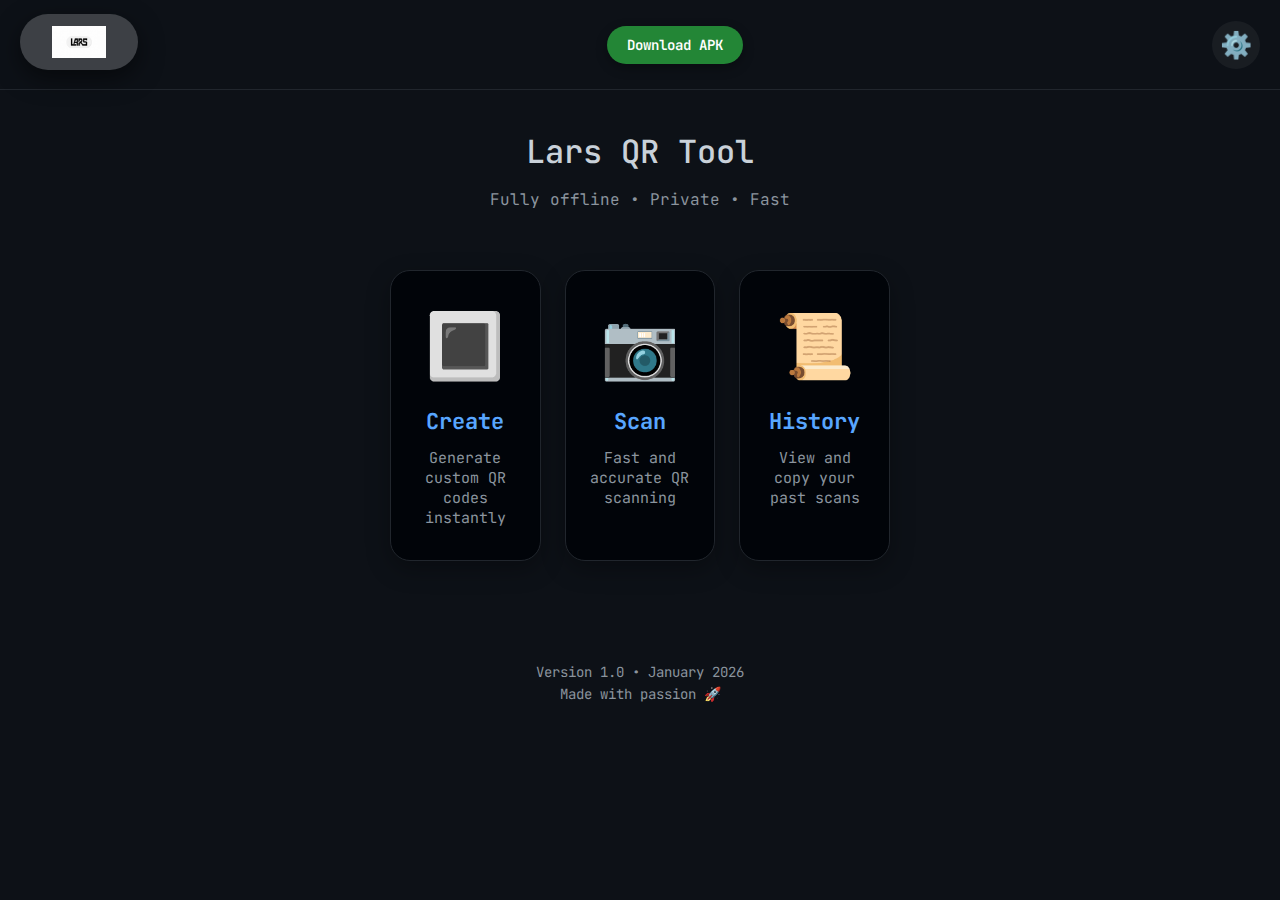
<file: index.html>
<!DOCTYPE html>
<html lang="en">
<head>
  <meta charset="UTF-8">
  <title>Lars QR Tool</title>
  <meta name="theme-color" content="#238636">
  <link rel="manifest" href="manifest.json">
  <link rel="stylesheet" href="style.css">
  <script src="theme.js"></script>
</head>
<body>

<header>
  <div id="larsButton">
    <img src="lars-logo.jpg" alt="Lars" id="larsLogoImg">
  </div>
  <a href="lars-qr.apk" download class="apk-download-btn">Download APK</a>
  <div id="actualSettingsBtn">⚙️</div>
</header>

<div class="container homepage-container">
  <h1 data-t="appTitle">Lars QR Tool</h1>
  <p class="tagline">Fully offline • Private • Fast</p>

  <div class="feature-grid">
    <a href="generator.html" class="feature-card">
      <div class="feature-icon">🔳</div>
      <h2 data-t="create">Create</h2>
      <p>Generate custom QR codes instantly</p>
    </a>

    <a href="scanner.html" class="feature-card">
      <div class="feature-icon">📷</div>
      <h2 data-t="scan">Scan</h2>
      <p>Fast and accurate QR scanning</p>
    </a>

    <a href="history.html" class="feature-card">
      <div class="feature-icon">📜</div>
      <h2 data-t="historyNav">History</h2>
      <p>View and copy your past scans</p>
    </a>
  </div>

  <footer class="homepage-footer">
    Version 1.0 • January 2026<br>
    Made with passion 🚀
  </footer>
</div>

<div id="larsMenu" style="left: 16px; right: auto;">
  <button onclick="openFeedback()">📝 Send Feedback</button>
  <button onclick="openAbout()">ℹ️ About</button>
  <button onclick="openDonate()">☕ Support on Buy Me a Coffee</button>
</div>

<div id="actualSettingsPanel">
  <h3 data-t="settings">Settings</h3>
  <label data-t="theme">Theme</label>
  <select id="themeSelect">
    <option value="dark">Dark</option>
    <option value="darkgrey">Dark Grey</option>
    <option value="grey">Grey</option>
    <option value="light">Light</option>
  </select>
  <label data-t="language">Language</label>
  <select id="langSelect">
    <option value="en">English</option>
    <option value="es">Español</option>
    <option value="fr">Français</option>
    <option value="de">Deutsch</option>
    <option value="zh">中文</option>
  </select>
  <label>QR Code Color</label>
  <input type="color" id="qrColorPicker" value="#238636">
  <label>Vibration feedback</label>
  <input type="checkbox" id="vibrateToggle" checked>
  <label>Beep sound</label>
  <input type="checkbox" id="beepToggle" checked>
  <label>Continuous scanning</label>
  <input type="checkbox" id="continuousToggle">
  <hr style="border:none; border-top:1px solid var(--border-color); margin:20px 0;">
  <small style="color:var(--placeholder-color);">Lars QR Tool • January 2026<br>Fully offline • Private</small>
  <button class="secondary" onclick="document.getElementById('actualSettingsPanel').style.display='none'">Close</button>
</div>

<div id="feedbackOverlay">
  <div class="card">
    <h3>Send Feedback</h3>
    <p style="margin:16px 0;">Love the app? Found a bug? Have an idea?<br>Let me know!</p>
    <textarea id="feedbackText" placeholder="Your message..."></textarea>
    <button onclick="sendFeedback()">Send Email</button>
    <button class="secondary" onclick="closeFeedback()">Cancel</button>
  </div>
</div>

<script>
if ("serviceWorker" in navigator) navigator.serviceWorker.register("sw.js");

document.addEventListener("DOMContentLoaded", () => {
  const colorPicker = document.getElementById("qrColorPicker");
  if (colorPicker) {
    colorPicker.value = localStorage.getItem("qrColor") || "#238636";
    colorPicker.addEventListener("change", e => localStorage.setItem("qrColor", e.target.value));
  }

  const larsBtn = document.getElementById("larsButton");
  const settingsBtn = document.getElementById("actualSettingsBtn");
  const larsMenu = document.getElementById("larsMenu");
  const settingsPanel = document.getElementById("actualSettingsPanel");

  if (larsBtn) larsBtn.onclick = e => { e.stopPropagation(); larsMenu.style.display = larsMenu.style.display === "block" ? "none" : "block"; settingsPanel.style.display = "none"; };
  if (settingsBtn) settingsBtn.onclick = e => { e.stopPropagation(); settingsPanel.style.display = settingsPanel.style.display === "block" ? "none" : "block"; larsMenu.style.display = "none"; };

  document.addEventListener("click", e => {
    if (larsMenu && !larsMenu.contains(e.target) && !larsBtn.contains(e.target)) larsMenu.style.display = "none";
    if (settingsPanel && !settingsPanel.contains(e.target) && !settingsBtn.contains(e.target)) settingsPanel.style.display = "none";
  });

  window.openFeedback = () => { larsMenu.style.display = "none"; document.getElementById("feedbackOverlay").style.display = "flex"; };
  window.closeFeedback = () => { document.getElementById("feedbackOverlay").style.display = "none"; document.getElementById("feedbackText").value = ""; };
  window.sendFeedback = () => {
    const msg = document.getElementById("feedbackText").value.trim();
    if (!msg) return alert("Please write a message!");
    window.location.href = `mailto:larslabs@atomicmail.io?subject=Lars%20QR%20Tool%20Feedback&body=${encodeURIComponent(msg)}`;
    closeFeedback();
  };
  window.openAbout = () => { larsMenu.style.display = "none"; alert("Lars QR Tool\n\nVersion 1.0 • January 2026\nFully offline • Private • Fast\nMade with passion 🚀"); };
  window.openDonate = () => { larsMenu.style.display = "none"; window.open("https://buymeacoffee.com/larslabs", "_blank"); };

  document.getElementById("themeSelect")?.addEventListener("change", e => saveTheme(e.target.value));
  document.getElementById("langSelect")?.addEventListener("change", e => saveLang(e.target.value));
  document.getElementById("vibrateToggle")?.addEventListener("change", e => saveOption("vibrate", e.target.checked));
  document.getElementById("beepToggle")?.addEventListener("change", e => saveOption("beep", e.target.checked));
  document.getElementById("continuousToggle")?.addEventListener("change", e => saveOption("continuous", e.target.checked));
});
</script>
</body>
</html>
</file>
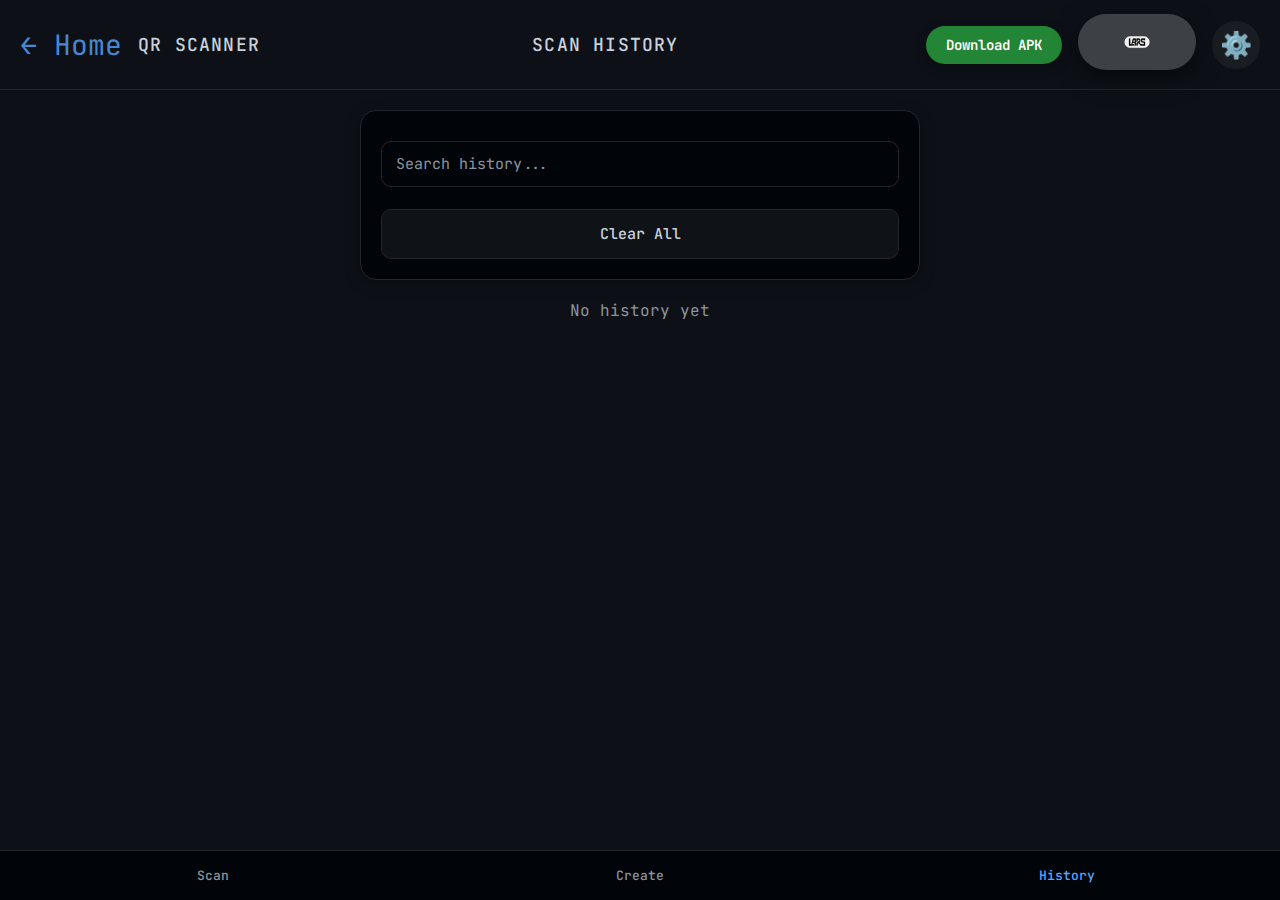
<file: history.html>
<!DOCTYPE html>
<html lang="en">
<head>
  <meta charset="UTF-8">
  <title>Lars QR History</title>
  <link rel="stylesheet" href="style.css">
  <script src="theme.js"></script>
</head>
<body>

<header>
  <a href="index.html" id="homeBtn">← Home</a>
 <span class="page-title" data-t="scanner">QR SCANNER</span>
  <span class="page-title" data-t="history">SCAN HISTORY</span>
  <a href="lars-qr.apk" download class="apk-download-btn">Download APK</a>
  <div id="headerRight">
    <div id="larsButton">
      <img src="lars-logo.png" alt="Lars" id="larsLogoImg">
    </div>
    <div id="actualSettingsBtn">⚙️</div>
  </div>
</header>

<div class="container">
  <div class="card">
    <input type="text" id="historySearch" placeholder="Search history..." autocomplete="off">
    <button class="secondary small" onclick="clearHistory()">Clear All</button>
  </div>
  <div id="list"></div>
</div>

<nav>
  <a href="scanner.html" data-t="scan">Scan</a>
  <a href="generator.html" data-t="create">Create</a>
  <a class="active" href="history.html" data-t="historyNav">History</a>
</nav>

<div id="larsMenu">
  <button onclick="openFeedback()">📝 Send Feedback</button>
  <button onclick="openAbout()">ℹ️ About</button>
  <button onclick="openDonate()">☕ Support on Buy Me a Coffee</button>
</div>

<div id="actualSettingsPanel">
  <h3 data-t="settings">Settings</h3>
  <label data-t="theme">Theme</label>
  <select id="themeSelect">
    <option value="dark">Dark</option>
    <option value="darkgrey">Dark Grey</option>
    <option value="grey">Grey</option>
    <option value="light">Light</option>
  </select>
  <label data-t="language">Language</label>
  <select id="langSelect">
    <option value="en">English</option>
    <option value="es">Español</option>
    <option value="fr">Français</option>
    <option value="de">Deutsch</option>
    <option value="zh">中文</option>
  </select>
  <label>QR Code Color</label>
  <input type="color" id="qrColorPicker" value="#238636">
  <label>Vibration feedback</label>
  <input type="checkbox" id="vibrateToggle" checked>
  <label>Beep sound</label>
  <input type="checkbox" id="beepToggle" checked>
  <label>Continuous scanning</label>
  <input type="checkbox" id="continuousToggle">
  <hr style="border:none; border-top:1px solid var(--border-color); margin:20px 0;">
  <small style="color:var(--placeholder-color);">Lars QR Tool • January 2026<br>Fully offline • Private</small>
  <button class="secondary" onclick="document.getElementById('actualSettingsPanel').style.display='none'">Close</button>
</div>

<div id="feedbackOverlay">
  <div class="card">
    <h3>Send Feedback</h3>
    <p style="margin:16px 0;">Love the app? Found a bug? Have an idea?<br>Let me know!</p>
    <textarea id="feedbackText" placeholder="Your message..."></textarea>
    <button onclick="sendFeedback()">Send Email</button>
    <button class="secondary" onclick="closeFeedback()">Cancel</button>
  </div>
</div>

<script>
function formatDate(iso) {
  const d = new Date(iso);
  return d.toLocaleDateString() + " " + d.toLocaleTimeString([], {hour: '2-digit', minute:'2-digit'});
}

function renderHistory() {
  const query = document.getElementById("historySearch").value.toLowerCase();
  const history = JSON.parse(localStorage.getItem("qrHistory") || "[]");
  const list = document.getElementById("list");
  list.innerHTML = "";
  const filtered = history.filter(item => item.text.toLowerCase().includes(query));
  if (filtered.length === 0) { list.innerHTML = "<p style='text-align:center; color:var(--placeholder-color);'>No history yet</p>"; return; }
  filtered.forEach(item => {
    const div = document.createElement("div");
    div.className = "card result";
    div.style.cursor = "pointer";
    div.onclick = () => {
      navigator.clipboard.writeText(item.text);
      div.style.background = "var(--primary-button)";
      div.style.color = "white";
      setTimeout(() => { div.style.background = ""; div.style.color = ""; }, 300);
    };
    div.innerHTML = `<strong>${formatDate(item.time)}</strong><br>${item.text.replace(/</g,'&lt;')}`;
    list.appendChild(div);
  });
}

function clearHistory() {
  if (confirm("Delete all scan history?")) { localStorage.removeItem("qrHistory"); renderHistory(); }
}

document.addEventListener("DOMContentLoaded", () => {
  document.getElementById("historySearch").oninput = renderHistory;
  renderHistory();

  const colorPicker = document.getElementById("qrColorPicker");
  if (colorPicker) {
    colorPicker.value = localStorage.getItem("qrColor") || "#238636";
    colorPicker.addEventListener("change", e => localStorage.setItem("qrColor", e.target.value));
  }

  const larsBtn = document.getElementById("larsButton");
  const settingsBtn = document.getElementById("actualSettingsBtn");
  const larsMenu = document.getElementById("larsMenu");
  const settingsPanel = document.getElementById("actualSettingsPanel");

  if (larsBtn) larsBtn.onclick = e => { e.stopPropagation(); larsMenu.style.display = larsMenu.style.display === "block" ? "none" : "block"; settingsPanel.style.display = "none"; };
  if (settingsBtn) settingsBtn.onclick = e => { e.stopPropagation(); settingsPanel.style.display = settingsPanel.style.display === "block" ? "none" : "block"; larsMenu.style.display = "none"; };

  document.addEventListener("click", e => {
    if (larsMenu && !larsMenu.contains(e.target) && !larsBtn.contains(e.target)) larsMenu.style.display = "none";
    if (settingsPanel && !settingsPanel.contains(e.target) && !settingsBtn.contains(e.target)) settingsPanel.style.display = "none";
  });

  window.openFeedback = () => { larsMenu.style.display = "none"; document.getElementById("feedbackOverlay").style.display = "flex"; };
  window.closeFeedback = () => { document.getElementById("feedbackOverlay").style.display = "none"; document.getElementById("feedbackText").value = ""; };
  window.sendFeedback = () => {
    const msg = document.getElementById("feedbackText").value.trim();
    if (!msg) return alert("Please write a message!");
    window.location.href = `mailto:larslabs@atomicmail.io?subject=Lars%20QR%20Tool%20Feedback&body=${encodeURIComponent(msg)}`;
    closeFeedback();
  };
  window.openAbout = () => { larsMenu.style.display = "none"; alert("Lars QR Tool\n\nVersion 1.0 • January 2026\nFully offline • Private • Fast\nMade with passion 🚀"); };
  window.openDonate = () => { larsMenu.style.display = "none"; window.open("https://buymeacoffee.com/larslabs", "_blank"); };

  document.getElementById("themeSelect")?.addEventListener("change", e => saveTheme(e.target.value));
  document.getElementById("langSelect")?.addEventListener("change", e => saveLang(e.target.value));
  document.getElementById("vibrateToggle")?.addEventListener("change", e => saveOption("vibrate", e.target.checked));
  document.getElementById("beepToggle")?.addEventListener("change", e => saveOption("beep", e.target.checked));
  document.getElementById("continuousToggle")?.addEventListener("change", e => saveOption("continuous", e.target.checked));
});
</script>
</body>
</html>
</file>
<file: style.css>
@import url("https://fonts.googleapis.com/css2?family=JetBrains+Mono:wght@400;500;600&display=swap");

* { box-sizing: border-box; transition: all 0.3s ease; }

:root {
  --bg-color: #0d1117;
  --card-bg: #010409;
  --text-color: #c9d1d9;
  --accent-color: #58a6ff;
  --border-color: #21262d;
  --placeholder-color: #8b949e;
  --primary-button: #238636;
  --input-bg: #010409;
  --nav-bg: #010409;
  --nav-text: #8b949e;
}

body {
  margin: 0;
  font-family: "JetBrains Mono", monospace;
  background: var(--bg-color);
  color: var(--text-color);
  min-height: 100vh;
  overscroll-behavior: none;
}

/* Header - consistent & balanced */
header {
  display: flex;
  align-items: center;
  padding: 14px 20px;
  border-bottom: 1px solid var(--border-color);
  gap: 16px;
  flex-wrap: wrap;
  justify-content: space-between;
}

/* Back button (sub-pages only) */
#homeBtn {
  font-size: 28px;
  color: var(--accent-color);
  text-decoration: none;
  opacity: 0.8;
  flex-shrink: 0;
}

#homeBtn:hover {
  opacity: 1;
}

/* Page title (sub-pages only) */
.page-title {
  font-size: 18px;
  font-weight: 500;
  letter-spacing: 1.2px;
  flex: 1;
  white-space: nowrap;
  overflow: hidden;
  text-overflow: ellipsis;
}

/* APK Download Button */
.apk-download-btn {
  background: var(--primary-button);
  color: white;
  padding: 10px 20px;
  border-radius: 50px;
  font-size: 14px;
  font-weight: 600;
  text-decoration: none;
  white-space: nowrap;
  flex-shrink: 0;
  box-shadow: 0 4px 12px rgba(0,0,0,0.3);
}

.apk-download-btn:hover {
  opacity: 0.9;
}

/* Right group - Lars + Gear */
#headerRight {
  display: flex;
  align-items: center;
  gap: 16px;
  flex-shrink: 0;
}

/* Lars Logo - big & bold */
#larsButton {
  cursor: pointer;
}

#larsLogoImg {
  height: 56px;
  width: auto;
  border-radius: 60px;
  padding: 12px 32px;
  background: rgba(255,255,255,0.2);
  backdrop-filter: blur(16px);
  box-shadow: 0 8px 24px rgba(0,0,0,0.5);
  transition: transform 0.2s;
}

#larsButton:hover #larsLogoImg {
  transform: scale(1.05);
}

/* Gear */
#actualSettingsBtn {
  font-size: 26px;
  width: 48px;
  height: 48px;
  background: rgba(255,255,255,0.05);
  border-radius: 50%;
  display: flex;
  align-items: center;
  justify-content: center;
  cursor: pointer;
}

/* Homepage ONLY: Force Lars panel to open LEFT next to the button */
.homepage-container #larsMenu {
  left: 16px !important;
  right: auto !important;
  transform: translateX(0) !important;
}

/* Make sure it has high priority and no conflicting styles */
.homepage-container #larsMenu {
  position: fixed !important;
  top: 76px !important;
  width: 280px !important;
  background: var(--card-bg) !important;
  border: 1px solid var(--border-color) !important;
  border-radius: 16px !important;
  padding: 16px !important;
  box-shadow: 0 16px 40px rgba(0,0,0,0.6) !important;
  z-index: 1000 !important;
}

/* Settings panel always right on all pages */
#actualSettingsPanel {
  right: 16px !important;
  left: auto !important;
}

/* Mobile adjustments */
@media (max-width: 480px) {
  header {
    padding: 12px 16px;
    gap: 12px;
  }

  .page-title {
    font-size: 17px;
  }

  .apk-download-btn {
    font-size: 13px;
    padding: 8px 16px;
  }

  #larsLogoImg {
    height: 50px;
    padding: 10px 28px;
  }

  #actualSettingsBtn {
    width: 44px;
    height: 44px;
    font-size: 24px;
  }
}

/* Rest of the styles (cards, buttons, scanner, nav, menus, homepage) */
.container {
  padding: 20px;
  padding-bottom: 100px;
  max-width: 600px;
  margin: 0 auto;
}

.card {
  background: var(--card-bg);
  border: 1px solid var(--border-color);
  border-radius: 16px;
  padding: 20px;
  margin-bottom: 20px;
  box-shadow: 0 4px 16px rgba(0,0,0,0.3);
}

input, textarea, select {
  width: 100%;
  padding: 12px 14px;
  margin: 10px 0;
  background: var(--input-bg);
  border: 1px solid var(--border-color);
  border-radius: 10px;
  color: var(--text-color);
  font-family: inherit;
  font-size: 15px;
}

input::placeholder, textarea::placeholder {
  color: var(--placeholder-color);
}

button {
  font-family: "JetBrains Mono", monospace !important;
  width: 100%;
  padding: 14px;
  margin-top: 12px;
  border: none;
  border-radius: 10px;
  font-size: 15px;
  font-weight: 500;
  cursor: pointer;
}

button:not(.secondary) {
  background: var(--primary-button);
  color: white;
  font-weight: 600;
}

button.secondary {
  background: rgba(255,255,255,0.06);
  border: 1px solid var(--border-color);
  color: var(--text-color);
}

button:hover {
  opacity: 0.9;
}

.scanner-card {
  position: relative;
  overflow: hidden;
  padding-bottom: 80px;
}

#torchBtn, #cameraSwitch, #continuousBtn {
  position: absolute;
  bottom: 16px;
  width: 56px;
  height: 56px;
  border-radius: 50%;
  font-size: 26px;
  background: rgba(0,0,0,0.7);
  color: white;
  border: none;
  box-shadow: 0 4px 12px rgba(0,0,0,0.6);
  z-index: 10;
  cursor: pointer;
}

#torchBtn { right: 92px; }
#cameraSwitch { right: 160px; }
#continuousBtn { right: 24px; }

.qr-output-card {
  display: flex;
  justify-content: center;
  align-items: center;
  min-height: 320px;
}

#qrcode {
  opacity: 0;
  transform: scale(0.8);
  transition: all 0.4s ease;
}

#qrcode.animate-in {
  opacity: 1;
  transform: scale(1);
}

#qrcode canvas {
  border-radius: 16px;
  box-shadow: 0 8px 24px rgba(0,0,0,0.4);
}

input[type="color"] {
  width: 100%;
  height: 50px;
  padding: 4px;
  border-radius: 10px;
  border: 1px solid var(--border-color);
  background: var(--input-bg);
  cursor: pointer;
}

nav {
  position: fixed;
  bottom: 0;
  left: 0;
  right: 0;
  display: flex;
  background: var(--nav-bg);
  border-top: 1px solid var(--border-color);
  backdrop-filter: blur(10px);
  padding-bottom: env(safe-area-inset-bottom);
}

nav a {
  flex: 1;
  padding: 16px 8px;
  text-align: center;
  color: var(--nav-text);
  text-decoration: none;
  font-size: 13px;
  font-weight: 500;
}

nav a.active {
  color: var(--accent-color);
}

/* Menus */
#larsMenu, #actualSettingsPanel {
  display: none;
  position: fixed;
  top: 76px;
  right: 16px;
  width: 280px;
  background: var(--card-bg);
  border: 1px solid var(--border-color);
  border-radius: 16px;
  padding: 16px;
  box-shadow: 0 16px 40px rgba(0,0,0,0.6);
  z-index: 1000;
}

#larsMenu button, #actualSettingsPanel button {
  width: 100%;
  margin: 8px 0;
  padding: 16px;
  background: transparent;
  color: var(--text-color);
  border: none;
  border-radius: 12px;
  text-align: left;
  font-size: 15px;
  font-weight: 500;
  cursor: pointer;
}

#larsMenu button:hover, #actualSettingsPanel button:hover {
  background: rgba(255,255,255,0.1);
}

#feedbackOverlay {
  display: none;
  position: fixed;
  inset: 0;
  background: rgba(0,0,0,0.85);
  backdrop-filter: blur(10px);
  align-items: center;
  justify-content: center;
  z-index: 2000;
  padding: 20px;
}

#feedbackOverlay .card {
  width: 100%;
  max-width: 420px;
  padding: 28px;
  text-align: center;
}

#feedbackOverlay textarea {
  height: 140px;
  resize: vertical;
  margin: 16px 0;
}

.homepage-container {
  padding: 40px 20px;
  text-align: center;
}

.homepage-container h1 {
  font-size: 32px;
  margin: 0 0 12px 0;
  font-weight: 500;
}

.tagline {
  color: var(--placeholder-color);
  font-size: 16px;
  margin-bottom: 60px;
}

.feature-grid {
  display: grid;
  gap: 24px;
  grid-template-columns: 1fr;
  max-width: 500px;
  margin: 0 auto;
}

@media (min-width: 600px) {
  .feature-grid {
    grid-template-columns: repeat(3, 1fr);
  }
}

.feature-card {
  background: var(--card-bg);
  border: 1px solid var(--border-color);
  border-radius: 20px;
  padding: 32px 20px;
  text-decoration: none;
  color: var(--text-color);
  box-shadow: 0 8px 24px rgba(0,0,0,0.3);
  transition: all 0.3s ease;
}

.feature-card:hover {
  transform: translateY(-8px);
  box-shadow: 0 16px 40px rgba(0,0,0,0.5);
}

.feature-icon {
  font-size: 64px;
  margin-bottom: 20px;
}

.feature-card h2 {
  margin: 0 0 12px 0;
  font-size: 22px;
  color: var(--accent-color);
}

.feature-card p {
  margin: 0;
  color: var(--placeholder-color);
  font-size: 15px;
}

.homepage-footer {
  margin-top: 100px;
  color: var(--placeholder-color);
  font-size: 14px;
  line-height: 1.6;
}
</file>
